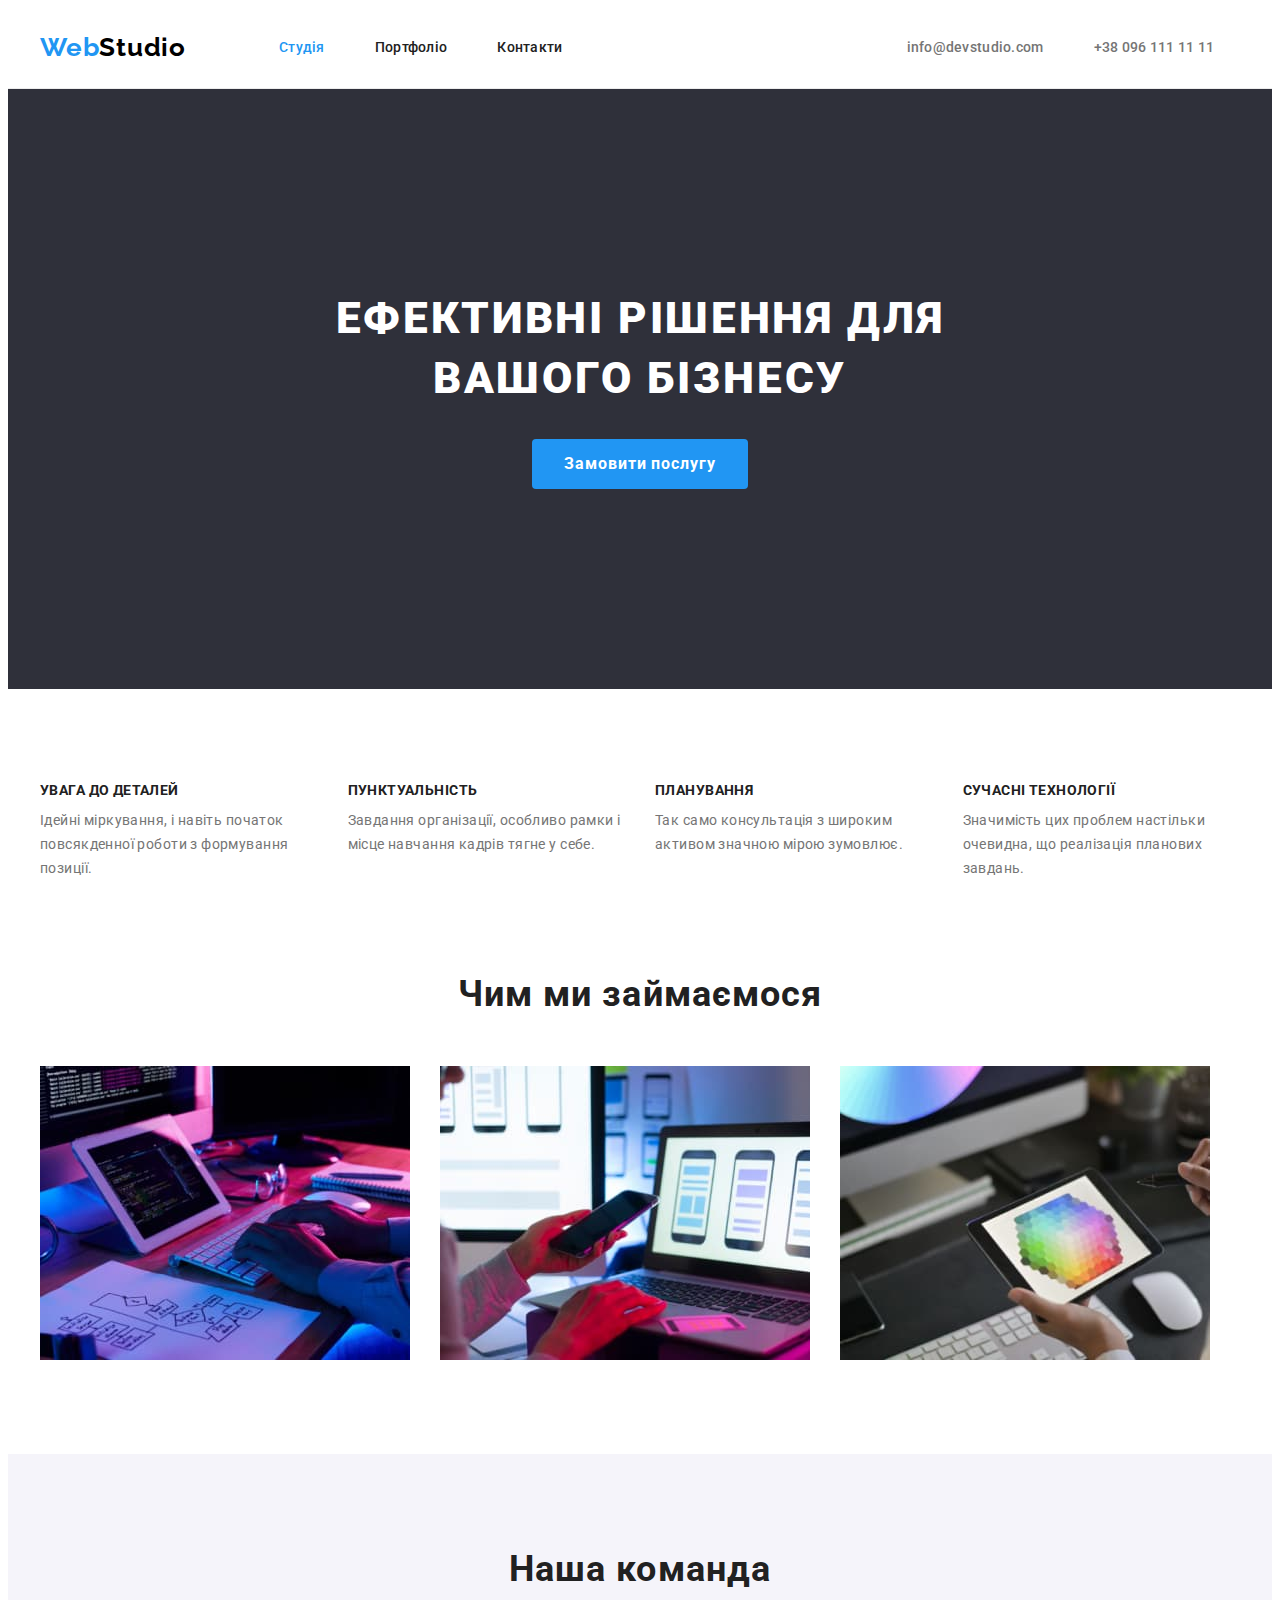
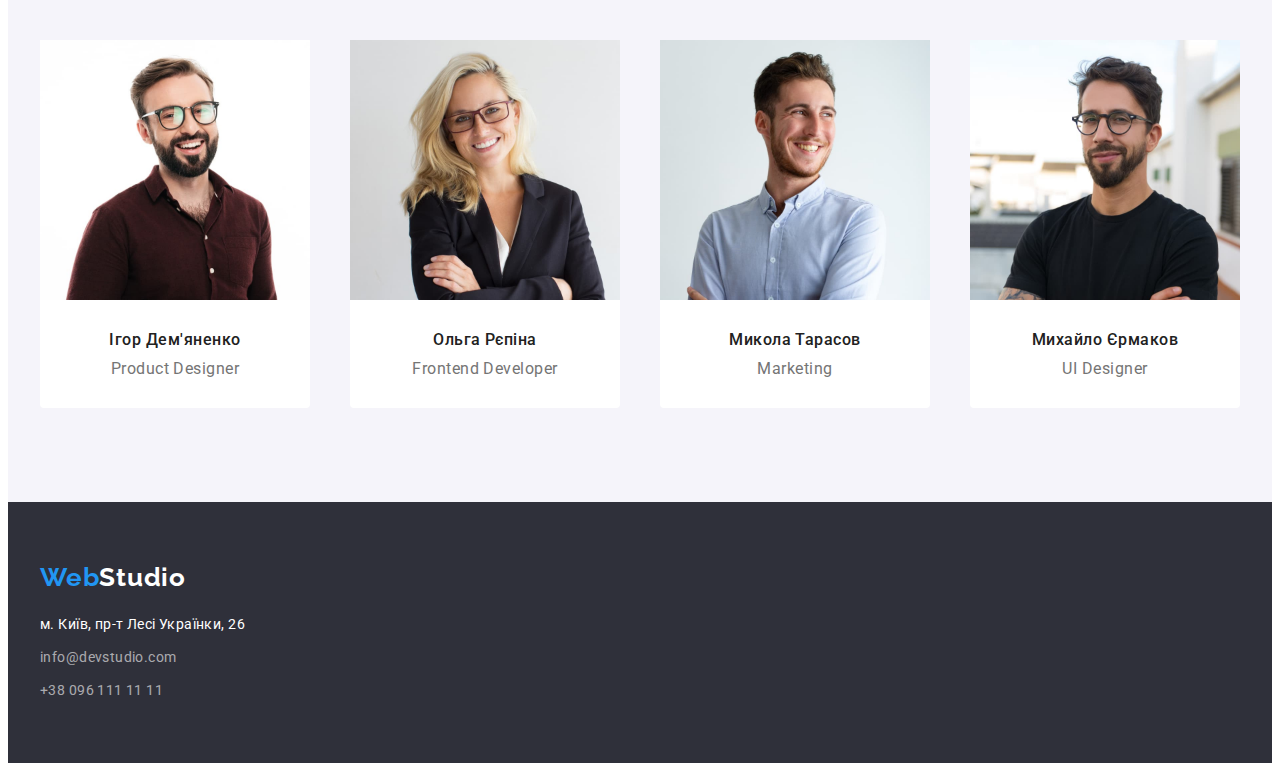
<file: index.html>
<!DOCTYPE html>
<html lang="uk">
  <head>
    <meta charset="UTF-8" />
    <meta http-equiv="X-UA-Compatible" content="IE=edge" />
    <meta name="viewport" content="width=device-width, initial-scale=1.0" />
    <title>WebStudio</title>
    <link rel="preconnect" href="https://fonts.googleapis.com" />
    <link rel="preconnect" href="https://fonts.gstatic.com" crossorigin />
    <link
      href="https://fonts.googleapis.com/css2?family=Raleway:wght@700&family=Roboto:wght@400;500;700;900&display=swap"
      rel="stylesheet"
    />
    <link
      rel="stylesheet"
      href="https://cdnjs.cloudflare.com/ajax/libs/modern-normalize/1.1.0/modern-normalize.min.css"
      integrity="sha512-wpPYUAdjBVSE4KJnH1VR1HeZfpl1ub8YT/NKx4PuQ5NmX2tKuGu6U/JRp5y+Y8XG2tV+wKQpNHVUX03MfMFn9Q=="
      crossorigin="anonymous"
      referrerpolicy="no-referrer"
    />
    <link rel="stylesheet" href="./css/styles.css" />
  </head>
  <body>
    <!--Header-->
    <header class="header">
      <div class="container navigation">
        <nav class="nav">
          <a class="header-logo" href="index.html" lang="en"
            ><span>Web</span>Studio</a>
          <ul class="header-nav list">
            <li class="item"><a class="header-item link accent" href=""> Студія </a></li>
            <li class="item">
              <a class="header-item link" href="./portfolio.html">Портфоліо</a>
            </li>
            <li class="item"><a class="header-item link" href="">Контакти</a></li>
          </ul>
        </nav>
        <ul class="header-list list">
          <li class="item">
            <a class="header-item-list link" href="mailto:info@devstudio.com"
              >info@devstudio.com</a
            >
          </li>
          <li class="item">
            <a class="header-item-list link" href="tel:+380961111111"
              >+38 096 111 11 11</a
            >
          </li>
        </ul>
      </div>
    </header>
    <!--Hero-->
    <main>
      <section class="hero">
        <div class="container">
          <h1 class="hero-title">Ефективні рішення для вашого бізнесу</h1>
          <button class="btn" type="button">Замовити послугу</button>
        </div>
      </section>
      <!--Feature-->
      <section class="feature">
        <div class="container feature-container">
          <h2 class="visually-hidden">Особливості</h2>
        <ul class="feature-list">
          <li class="feature-item link">
            <h3 class="feature-title">Увага до деталей</h3>
            <p class="feature-text">
              Ідейні міркування, і навіть початок повсякденної роботи з
              формування позиції.
            </p>
          </li>
          <li class="feature-item link">
            <h3 class="feature-title">Пунктуальність</h3>
            <p class="feature-text">
              Завдання організації, особливо рамки і місце навчання кадрів тягне
              у себе.
            </p>
          </li>
          <li class="feature-item link">
            <h3 class="feature-title">Планування</h3>
            <p class="feature-text">
              Так само консультація з широким активом значною мірою зумовлює.
            </p>
          </li>
          <li class="feature-item link">
            <h3 class="feature-title">Сучасні технології</h3>
            <p class="feature-text">
              Значимість цих проблем настільки очевидна, що реалізація планових
              завдань.
            </p>
          </li>
        </ul>
        </div>
      </section>
      <!--Projects-->
      <section class="projects">
        <div class="container"><h2 class="projects-title">Чим ми займаємося</h2>
          <ul class="projects-list">
            <li class="projects-item link">
              <img src="./img/notebook.jpg" alt="Ноутбук" width="370" />
            </li>
            <li class="projects-item link">
              <img
                src="./img/mobilephone.jpg"
                alt="Мобільний телефон"
                width="370"
              />
            </li>
            <li class="projects-item link">
              <img src="./img/tablet.jpg" alt="Планшет" width="370" />
            </li>
          </ul></div>
      </section>
      <!--Team-->
      <section class="team">
        <div class="container">
          <h2 class="team-title">Наша команда</h2>
          <ul class="team-list">
            <li class="team-link link">
              <img src="./img/igor.jpg" alt="Ігор Дем'яненко" width="270" />
              <h3 class="team-member">Ігор Дем'яненко</h3>
              <p class="team-text" lang="en">Product Designer</p>
            </li>
            <li class="team-link link">
              <img src="./img/olga.jpg" alt="Ольга Рєпіна" width="270" />
              <h3 class="team-member">Ольга Рєпіна</h3>
              <p class="team-text" lang="en">Frontend Developer</p>
            </li>
            <li class="team-link link">
              <img src="./img/mukola.jpg" alt="Микола Тарасов" width="270" />
              <h3 class="team-member">Микола Тарасов</h3>
              <p class="team-text" lang="en">Marketing</p>
            </li>
            <li class="team-link link">
              <img src="./img/muhailo.jpg" alt="Михайло Єрмаков" width="270" />
              <h3 class="team-member">Михайло Єрмаков</h3>
              <p class="team-text" lang="en">UI Designer</p>
            </li>
          </ul></div>
      </section>
    </main>
    <!--Footer-->
    <footer class="footer">
      <div class="container"><a class="footer-logo" href="./index.html" lang="en"
        ><span>Web</span>Studio</a>
      <address class="footer-address">
        <a
          class="footer-link map"
          href="https://goo.gl/maps/HF2iq81nu9bGhw1s8"
          target="_blank"
          >м. Київ, пр-т Лесі Українки, 26</a>
        <a class="footer-link clarity mail" href="mailto:info@devstudio.com"
          >info@devstudio.com</a>
        
        <a class="footer-link clarity" href="tel:+380961111111"
          >+38 096 111 11 11</a
        >
      </address></div>
    </footer>
  </body>
</html>
</file>
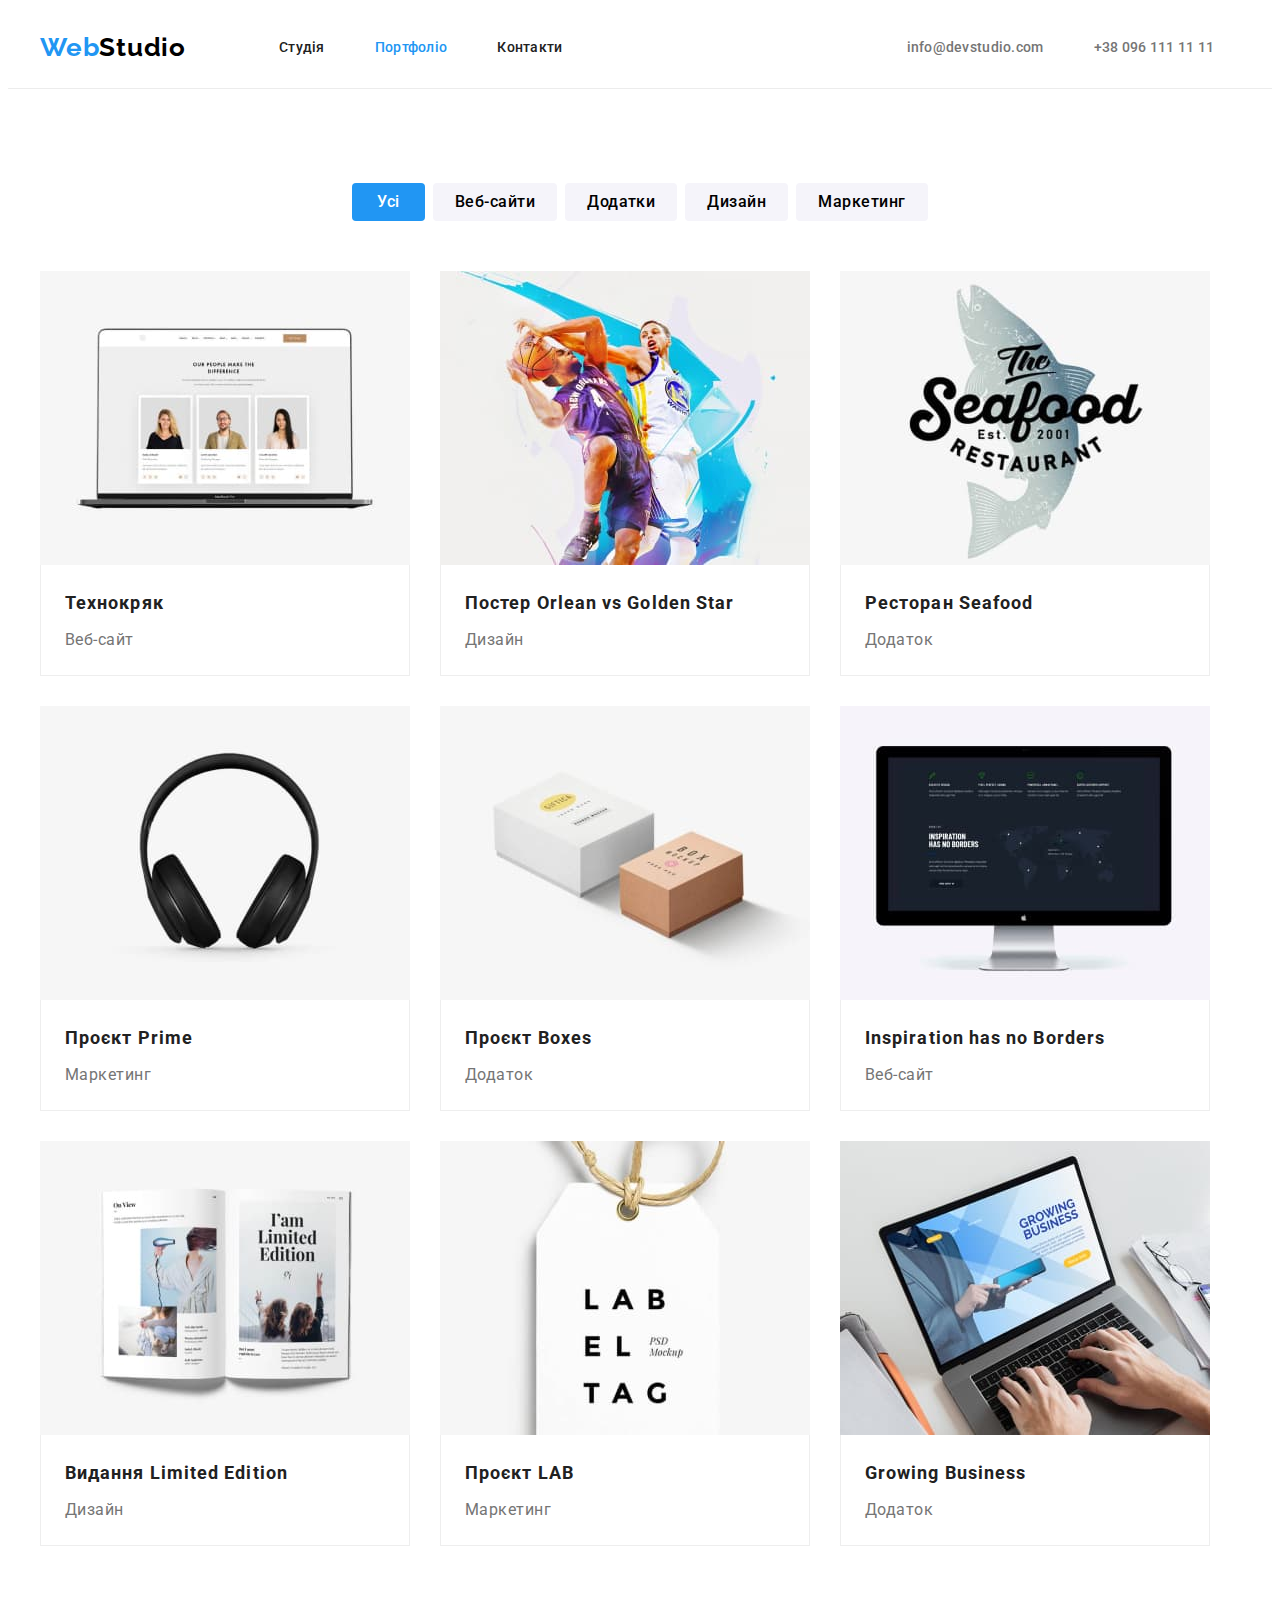
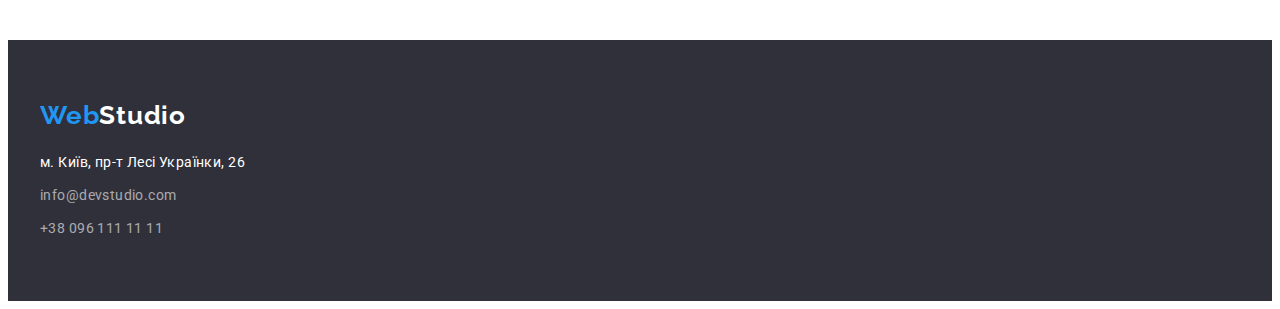
<file: portfolio.html>
<!DOCTYPE html>
<html lang="uk">
  <head>
    <meta charset="UTF-8" />
    <meta http-equiv="X-UA-Compatible" content="IE=edge" />
    <meta name="viewport" content="width=device-width, initial-scale=1.0" />
    <title>Portfolio</title>
    <link rel="preconnect" href="https://fonts.googleapis.com" />
    <link rel="preconnect" href="https://fonts.gstatic.com" crossorigin />
    <link
      href="https://fonts.googleapis.com/css2?family=Raleway:wght@700&family=Roboto:wght@400;500;700;900&display=swap"
      rel="stylesheet"
    />
    <link
      rel="stylesheet"
      href="https://cdnjs.cloudflare.com/ajax/libs/modern-normalize/1.1.0/modern-normalize.min.css"
      integrity="sha512-wpPYUAdjBVSE4KJnH1VR1HeZfpl1ub8YT/NKx4PuQ5NmX2tKuGu6U/JRp5y+Y8XG2tV+wKQpNHVUX03MfMFn9Q=="
      crossorigin="anonymous"
      referrerpolicy="no-referrer"
    />
    <link rel="stylesheet" href="./css/styles.css" />
  </head>
  <body>
    <!--Header-->
    <header class="header">
      <div class="container navigation">
        <nav class="nav">
          <a class="header-logo" href="index.html"><span>Web</span>Studio</a>
          <ul class="header-nav list">
            <li class="item">
              <a class="header-item link" href="./index.html">Студія</a>
            </li>
            <li class="item">
              <a class="header-item link accent" href="./portfolio.html"
                >Портфоліо</a
              >
            </li>
            <li class="item">
              <a class="header-item link" href="">Контакти</a>
            </li>
          </ul>
        </nav>
        <ul class="header-list list">
          <li class="item">
            <a class="header-item-list link" href="mailto:info@devstudio.com"
              >info@devstudio.com</a
            >
          </li>
          <li class="item">
            <a class="header-item-list link" href="tel:+380961111111"
              >+38 096 111 11 11</a
            >
          </li>
        </ul>
      </div>
    </header>
    <!--Alinement-->
    <main>
      <section class="portfolio">
        <div class="container button">
          <h1 class="visually-hidden">Портфолио</h1>
          <ul class="button-list">
            <li class="btn-item">
              <button class="portfolio-btn fbtn" type="button">Усі</button>
            </li>
            <li class="btn-item">
              <button class="portfolio-btn" type="button">Веб-сайти</button>
            </li>
            <li class="btn-item">
              <button class="portfolio-btn" type="button">Додатки</button>
            </li>
            <li class="btn-item">
              <button class="portfolio-btn" type="button">Дизайн</button>
            </li>
            <li class="btn-item">
              <button class="portfolio-btn" type="button">Маркетинг</button>
            </li>
          </ul>
        </div>
        <div class="container">
          <ul class="portfolio-list">
            <li class="portfolio-item">
              <a class="portfolio-link" href="">
                <img src="./img/tehno.jpg" alt="макет веб-сайта" width="370" />
                <div class="link-text">
                  <h2 class="portfolio-title">Технокряк</h2>
                <p class="portfolio-text">Веб-сайт</p>
                </div>
              </a>
            </li>
            <li class="portfolio-item">
              <a class="portfolio-link" href="">
                <img
                  src="./img/poster.jpg"
                  alt="два баскетболісти"
                  width="370"
                />
                <div class="link-text">
                  <h2 class="portfolio-title">Постер Orlean vs Golden Star</h2>
                  <p class="portfolio-text">Дизайн</p></div>
              </a>
            </li>
            <li class="portfolio-item">
              <a class="portfolio-link" href="">
                <img
                  src="./img/seafood.jpg"
                  alt="логотип ресторана"
                  width="370"
                />
                <div class="link-text">
                  <h2 class="portfolio-title">Ресторан Seafood</h2>
                <p class="portfolio-text">Додаток</p>
                </div>
              </a>
            </li>
            <li class="portfolio-item">
              <a class="portfolio-link" href="">
                <img
                  src="./img/project-prime.jpg"
                  alt="навушники"
                  width="370"
                />
               <div class="link-text">
                <h2 class="portfolio-title">Проєкт Prime</h2>
                <p class="portfolio-text">Маркетинг</p>
               </div>
              </a>
            </li>
            <li class="portfolio-item">
              <a class="portfolio-link" href="">
                <img
                  src="./img/project-boxes.jpg"
                  alt="велика і маленька коробка"
                  width="370"
                />
                <div class="link-text">
                  <h2 class="portfolio-title">Проєкт Boxes</h2>
                <p class="portfolio-text">Додаток</p>
                </div>
              </a>
            </li>
            <li class="portfolio-item">
              <a class="portfolio-link" href="">
                <img
                  src="./img/inspiration.jpg"
                  alt="макет веб-сайта"
                  width="370"
                />
                <div class="link-text">
                  <h2 class="portfolio-title">Inspiration has no Borders</h2>
                <p class="portfolio-text">Веб-сайт</p>
                </div>
              </a>
            </li>
            <li class="portfolio-item">
              <a class="portfolio-link" href="">
                <img
                  src="./img/limited-edition.jpg"
                  alt="розгорнутий журнал"
                  width="370"
                />
                <div class="link-text">
                  <h2 class="portfolio-title">Видання Limited Edition</h2>
                <p class="portfolio-text">Дизайн</p>
                </div>
              </a>
            </li>
            <li class="portfolio-item">
              <a class="portfolio-link" href="">
                <img src="./img/project-lab.jpg" alt="бирка" width="370" />
                <div class="link-text">
                  <h2 class="portfolio-title">Проєкт LAB</h2>
                <p class="portfolio-text">Маркетинг</p>
                </div>
              </a>
            </li>
            <li class="portfolio-item">
              <a class="portfolio-link" href="">
                <img
                  src="./img/growing-business.jpg"
                  alt="Ноутбук"
                  width="370"
                />
                <div class="link-text">
                  <h2 class="portfolio-title">Growing Business</h2>
                <p class="portfolio-text">Додаток</p>
                </div>
              </a>
            </li>
          </ul>
        </div>
      </section>
    </main>
    <!--Footer-->
    <footer class="footer">
      <div class="container">
        <a class="footer-logo" href="./index.html" lang="en"
          ><span>Web</span>Studio</a
        >
        <address class="footer-address">
          <a
            class="footer-link map"
            href="https://goo.gl/maps/HF2iq81nu9bGhw1s8"
            target="_blank"
            >м. Київ, пр-т Лесі Українки, 26</a
          >
          <a class="footer-link clarity mail" href="mailto:info@devstudio.com"
            >info@devstudio.com</a
          >
          <a class="footer-link clarity" href="tel:+380961111111"
            >+38 096 111 11 11</a
          >
        </address>
      </div>
    </footer>
  </body>
</html>
</file>
<file: css/styles.css>
body {
  font-family: "Roboto", sans-serif;
  background-color: var(--backcolor-white);
  color: var(--color-title);
}

:root {
  --color-title: #212121;
  --color-text: #757575;
  --backcolor-grey: #2f303a;
  --color-accent: #2196f3;
  --text-white: #ffffff;
  --logo-header: #000000;
  --back-color: #f5f4fa;
  --backcolor-white: #ffffff;
  --color-clarity: rgba(255, 255, 255, 0.6);
  --color-button: #188ce8;
}
.container {
  width: 1200px;
  padding: 0px 15px;
  margin: 0px auto;
}

p,
h1,
h2,
h3,
h4,
h5,
h6 {
  margin: 0px;
}

ul,
ol {
  margin: 0px;
  padding-left: 0px;
  list-style: none;
}

a {
  color: currentColor;
  text-decoration: none;
}

img {
  display: block;
  height: auto;
  max-width: 100%;
}

/* --------------Header-------------- */

.navigation {
  display: flex;
  align-items: center;
}

.header {
  border-bottom: 1px solid #ececec;
}

.nav {
  display: flex;
  align-items: center;
  margin-right: 344px;
}

.header-nav {
  display: flex;
  gap: 50px;
}

.header-list .item + .item {
  margin-left: 50px;
}

.header-list {
  display: flex;
  align-items: center;
}

.list .link {
  display: block;
  padding-top: 32px;
  padding-bottom: 32px;
}

.header-logo {
  margin-right: 93px;
  padding-top: 24px;
  padding-bottom: 25px;
  font-family: "Raleway", sans-serif;
  font-weight: 700;
  font-size: 26px;
  line-height: 1.19;
  color: var(--logo-header);
  letter-spacing: 0.03em;
  text-decoration: none;
}

span {
  color: var(--color-accent);
}

.header-nav .header-item.accent {
  color: var(--color-accent);
}

.header-item {
  font-weight: 500;
  font-size: 14px;
  line-height: 1.14;
  letter-spacing: 0.02em;
  color: var(--color-title);
}

.header-item:hover,
.header-item:focus {
  color: var(--color-accent);
}
.header-item-list:hover,
.header-item-list:focus {
  color: var(--color-accent);
}

.header-item-list {
  font-weight: 500;
  font-size: 14px;
  line-height: 1.14;
  letter-spacing: 0.02em;
  color: var(--color-text);
}

/* -----------------Hero-------------- */

.hero {
  padding: 200px 0px;
  background-color: var(--backcolor-grey);
  text-align: center;
}

.hero-title {
  max-width: 696px;
  font-weight: 900;
  font-size: 44px;
  line-height: 1.36;
  letter-spacing: 0.06em;
  text-transform: uppercase;
  color: var(--text-white);
  margin-bottom: 30px;
  margin: 0px auto 30px auto;
}

.btn {
  display: inline-block;
  padding: 10px 32px;
  border-radius: 4px;
  min-width: 216px;
  border: 0px;
  text-align: center;
  font-family: "Roboto";
  font-weight: 700;
  font-size: 16px;
  line-height: 1.88;
  letter-spacing: 0.06em;
  color: var(--text-white);
  background-color: var(--color-accent);
  cursor: pointer;
}

.btn:hover,
.btn:focus {
  background-color: var(--color-button);
}

/* ---------------Feature---------------- */
.feature {
  padding-top: 94px;
  padding-bottom: 94px;
}

.feature-item {
  flex-basis: calc(100% - 90px / 4);
}

.feature-title {
  font-weight: 700;
  font-size: 14px;
  line-height: 1.14;
  letter-spacing: 0.03em;
  text-transform: uppercase;
  margin-bottom: 10px;
}

.feature-text {
  font-size: 14px;
  line-height: 1.71;
  letter-spacing: 0.03em;
  color: var(--color-text);
}

.feature-list {
  display: flex;
  gap: 30px;
}

/* -------------Projects--------------- */

.projects-title {
  font-weight: 700;
  font-size: 36px;
  line-height: 1.16;
  text-align: center;
  letter-spacing: 0.03em;
  margin-bottom: 50px;
}

.projects {
  padding-bottom: 94px;
}

.projects-list {
  display: flex;
  gap: 30px;
}

.projects-item {
  flex-basis: calc(100% -60px / 3);
}

/* -------------Team--------------- */

.team {
  background-color: var(--back-color);
  padding-top: 94px;
  padding-bottom: 94px;
}

.team-title {
  font-weight: 700;
  font-size: 36px;
  line-height: 1.17;
  text-align: center;
  letter-spacing: 0.03em;
  color: var(--color-title);
  margin-bottom: 50px;
}
.team-member {
  margin-bottom: 10px;
  padding-top: 30px;
  font-weight: 500;
  font-size: 16px;
  line-height: 1.19;
  text-align: center;
  letter-spacing: 0.03em;
  color: var(--color-title);
}
  
.team-link {
  flex-basis: calc(100% / 4 - 30px);
  background-color: #ffffff;
  border-radius: 0px 0px 4px 4px;

}

.team-text {
  padding-bottom: 30px;
  font-weight: 400;
  font-size: 16px;
  line-height: 1.19;
  text-align: center;
  letter-spacing: 0.03em;
  color: var(--color-text);
}
.team-list {
  display: flex;
  justify-content: space-between;
}

/* -------------Footer--------------- */

.footer {
  background-color: var(--backcolor-grey);
  padding-top: 60px;
  padding-bottom: 60px;
}

.footer-logo {
  display: inline-block;
  margin-bottom: 20px;
  font-family: "Raleway";
  font-weight: 700;
  font-size: 26px;
  line-height: 1.19;
  letter-spacing: 0.03em;
  color: var(--text-white);
}
.footer-link {
  color: var(--text-white);
}
.clarity {
  display: block;
  font-style: normal;
  font-size: 14px;
  line-height: 1.71;
  letter-spacing: 0.03em;
  color: var(--color-clarity);
}
.mail {
  margin-bottom: 9px;
}

.map {
  display: block;
  margin-bottom: 9px;
  font-style: normal;
  font-size: 14px;
  line-height: 1.71;
  letter-spacing: 0.03em;
}
.map:hover,
.map:focus {
  color: var(--color-accent);
}

.clarity:hover,
.clarity:focus {
  color: var(--color-accent);
}

/* --------------Alinement---------------- */

.visually-hidden {
  position: absolute;
  width: 1px;
  height: 1px;
  margin: -1px;
  border: 0;
  padding: 0;

  white-space: nowrap;
  clip-path: inset(100%);
  clip: rect(0 0 0 0);
  overflow: hidden;
}

.portfolio {
  padding-top: 94px;
  padding-bottom: 94px;
}

.button > .button-list {
  display: flex;
  margin-bottom: 50px;
  gap: 8px;
  justify-content: center;
}
.portfolio-btn {
  border: 0px;
  padding: 6px 22px;
  border-radius: 4px;
  font-family: "Roboto";
  font-weight: 500;
  font-size: 16px;
  line-height: 1.62;
  text-align: center;
  letter-spacing: 0.03em;
  background-color: var(--back-color);
  cursor: pointer;
}
.btn-item > .fbtn {
  padding: 6px 25px;
  background-color: var(--color-accent);
  color: var(--text-white);
}


.portfolio-btn:hover,
.portfolio-btn:focus {
  background-color: var(--color-accent);
  color: var(--text-white);
}

.portfolio-list {
  display: flex;
  flex-wrap: wrap;
  gap: 30px;
}

.portfolio-item {
  flex-basis: calc(100% / 3 - 30px);
}

.portfolio-title {
  font-weight: 700;
  font-size: 18px;
  line-height: 2;
  letter-spacing: 0.06em;
  color: var(--color-title);
  margin-bottom: 4px;
}
.portfolio-text {
  font-size: 16px;
  line-height: 1.88;
  letter-spacing: 0.03em;
  color: var(--color-text);
}

.link-text {
  border: 1px solid #eeeeee;
  border-top: none;
  padding: 20px 24px;
}
</file>
